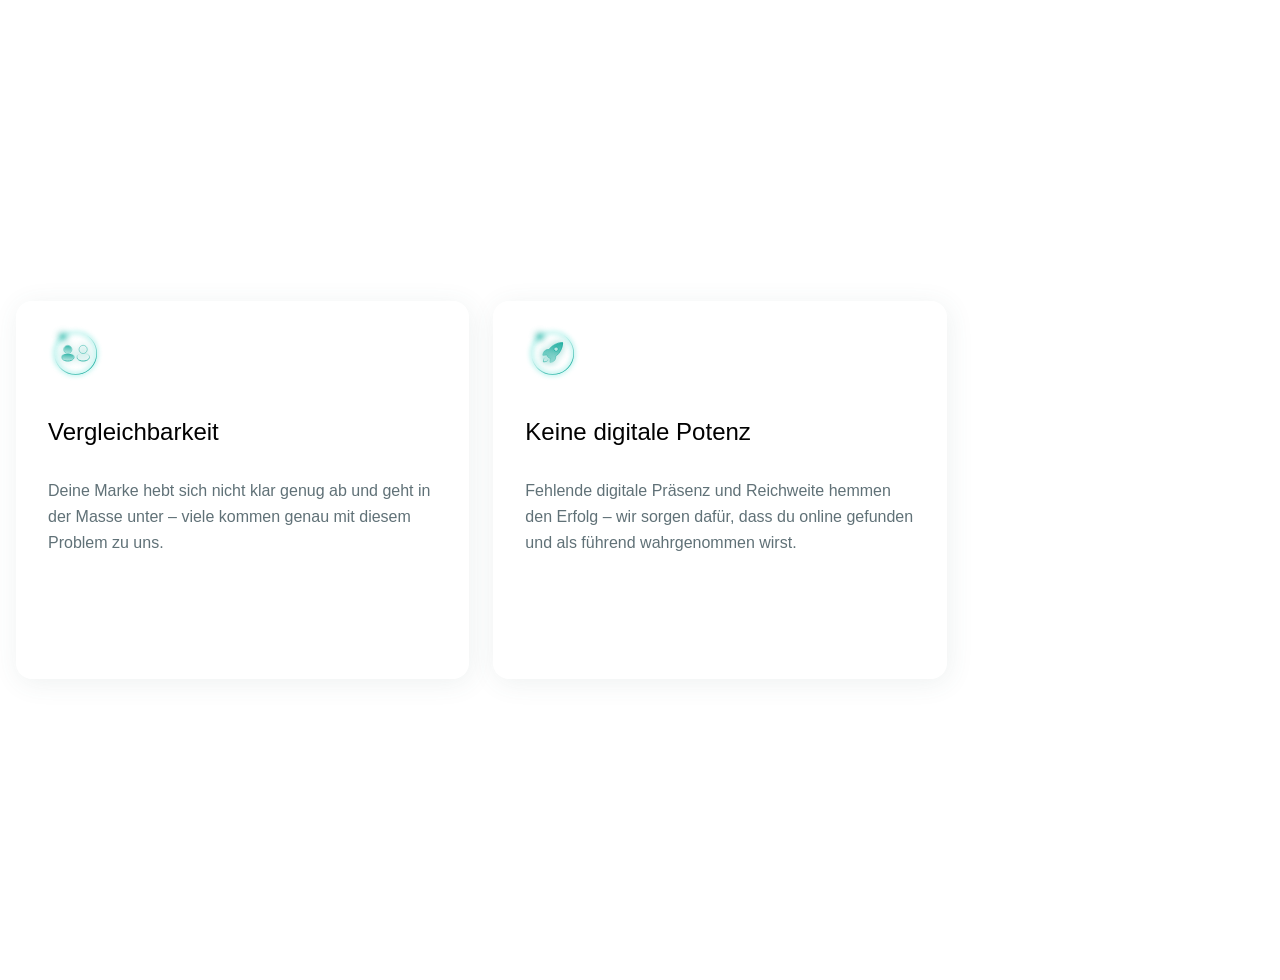
<file: index.html>
<!DOCTYPE html>
<html lang="en">
  <head>
    <meta charset="UTF-8" />
    <meta name="viewport" content="width=device-width, initial-scale=1.0" />
    <link rel="stylesheet" href="styles.css">
    <title>cards</title>
  </head>
  <body>
    <div class="container">
        <div class="cards-wrapper">
            <div class="card card1">
               <svg
                class="icon"
                viewBox="0 0 73 73"
                fill="none"
                xmlns="http://www.w3.org/2000/svg"
            >
                <g class="circle-group">
                <g filter="url(#filter0_f_1174_31327)">
                    <circle
                    cx="36"
                    cy="37"
                    r="27.2432"
                    stroke="#12D4C0"
                    stroke-width="1.51351"
                    />
                </g>
                <g opacity="0.52">
                    <g filter="url(#filter1_f_1174_31327)">
                    <circle cx="19.3519" cy="15.0541" r="6.05405" fill="#05A595" />
                    </g>
                    <g filter="url(#filter2_f_1174_31327)">
                    <circle cx="19.352" cy="15.0542" r="2.01802" fill="#05A595" />
                    </g>
                </g>
                <mask id="path-4-inside-1_1174_31327" fill="white">
                    <path
                    d="M29.2839 9.81739C35.5037 8.28067 42.0623 8.9234 47.8653 11.6383C53.6684 14.3533 58.3649 18.9762 61.1711 24.7356C63.9774 30.4951 64.7236 37.0427 63.2853 43.2859C61.847 49.5291 58.3112 55.0903 53.2678 59.0414C48.2245 62.9925 41.9787 65.0945 35.5727 64.9967C29.1667 64.899 22.988 62.6073 18.0676 58.5042C13.1472 54.401 9.78271 48.7346 8.5356 42.4504C7.28849 36.1662 8.23417 29.6444 11.2149 23.9732L12.0925 24.4345C9.21733 29.9048 8.30512 36.1957 9.50808 42.2574C10.711 48.3191 13.9564 53.7849 18.7026 57.7427C23.4488 61.7006 29.4087 63.9111 35.5879 64.0054C41.767 64.0997 47.7917 62.0721 52.6564 58.2609C57.5212 54.4497 60.9318 49.0855 62.3192 43.0633C63.7065 37.0412 62.9867 30.7254 60.2798 25.1699C57.573 19.6144 53.0428 15.1552 47.4452 12.5364C41.8476 9.91756 35.5212 9.29759 29.5217 10.7799L29.2839 9.81739Z"
                    />
                </mask>
                <path
                    d="M29.2839 9.81739C35.5037 8.28067 42.0623 8.9234 47.8653 11.6383C53.6684 14.3533 58.3649 18.9762 61.1711 24.7356C63.9774 30.4951 64.7236 37.0427 63.2853 43.2859C61.847 49.5291 58.3112 55.0903 53.2678 59.0414C48.2245 62.9925 41.9787 65.0945 35.5727 64.9967C29.1667 64.899 22.988 62.6073 18.0676 58.5042C13.1472 54.401 9.78271 48.7346 8.5356 42.4504C7.28849 36.1662 8.23417 29.6444 11.2149 23.9732L12.0925 24.4345C9.21733 29.9048 8.30512 36.1957 9.50808 42.2574C10.711 48.3191 13.9564 53.7849 18.7026 57.7427C23.4488 61.7006 29.4087 63.9111 35.5879 64.0054C41.767 64.0997 47.7917 62.0721 52.6564 58.2609C57.5212 54.4497 60.9318 49.0855 62.3192 43.0633C63.7065 37.0412 62.9867 30.7254 60.2798 25.1699C57.573 19.6144 53.0428 15.1552 47.4452 12.5364C41.8476 9.91756 35.5212 9.29759 29.5217 10.7799L29.2839 9.81739Z"
                    stroke="url(#paint0_linear_1174_31327)"
                    stroke-width="3"
                    mask="url(#path-4-inside-1_1174_31327)"
                />
                </g>
                <g filter="url(#filter3_f_1174_31327)">
                <path
                    d="M18.4309 39.2249L18.4312 39.2245C19.4427 37.9917 21.1425 37.1944 22.9001 37.1944H25.2715C24.05 37.0696 22.9019 36.5281 22.0259 35.652C21.0205 34.6466 20.4556 33.283 20.4556 31.8611C20.4556 30.4393 21.0205 29.0756 22.0259 28.0702C23.0313 27.0648 24.3949 26.5 25.8168 26.5C27.2386 26.5 28.6022 27.0648 29.6076 28.0702C30.613 29.0756 31.1779 30.4393 31.1779 31.8611C31.1779 33.283 30.613 34.6466 29.6076 35.652C28.7316 36.5281 27.5835 37.0696 26.362 37.1944H28.7334C30.4922 37.1944 32.192 37.9938 33.2014 39.2246C33.7192 39.8543 34.097 40.6529 34.1311 41.5567L34.1311 41.5571C34.1655 42.4869 33.8271 43.3784 33.1641 44.1358C31.6145 45.9097 29.1749 46.9444 25.8168 46.9444C22.4589 46.9444 20.0194 45.9098 18.4697 44.1362C17.8066 43.3788 17.4681 42.4872 17.5024 41.5573L18.4309 39.2249ZM18.4309 39.2249C17.9161 39.8535 17.5354 40.6521 17.5024 41.5571L18.4309 39.2249Z"
                    stroke="#05A595"
                />
                </g>
                <g filter="url(#filter4_f_1174_31327)">
                <path
                    d="M39.4309 39.2249L39.4312 39.2245C40.4427 37.9917 42.1425 37.1944 43.9001 37.1944H46.2715C45.05 37.0696 43.9019 36.5281 43.0259 35.652C42.0205 34.6466 41.4556 33.283 41.4556 31.8611C41.4556 30.4393 42.0205 29.0756 43.0259 28.0702C44.0313 27.0648 45.3949 26.5 46.8168 26.5C48.2386 26.5 49.6022 27.0648 50.6076 28.0702C51.613 29.0756 52.1779 30.4393 52.1779 31.8611C52.1779 33.283 51.613 34.6466 50.6076 35.652C49.7316 36.5281 48.5835 37.0696 47.362 37.1944H49.7334C51.4922 37.1944 53.192 37.9938 54.2014 39.2246C54.7192 39.8543 55.097 40.6529 55.1311 41.5567L55.1311 41.5571C55.1655 42.4869 54.8271 43.3784 54.1641 44.1358C52.6145 45.9097 50.1749 46.9444 46.8168 46.9444C43.4589 46.9444 41.0194 45.9098 39.4697 44.1362C38.8066 43.3788 38.4681 42.4872 38.5024 41.5573L39.4309 39.2249ZM39.4309 39.2249C38.9161 39.8535 38.5354 40.6521 38.5024 41.5571L39.4309 39.2249Z"
                    stroke="#05A595"
                />
                </g>
                <g class="man1">
                <path
                    fill-rule="evenodd"
                    clip-rule="evenodd"
                    d="M25.8172 27C24.5279 27 23.2915 27.5122 22.3798 28.4238C21.4682 29.3354 20.9561 30.5719 20.9561 31.8611C20.9561 33.1504 21.4682 34.3868 22.3798 35.2984C23.2915 36.2101 24.5279 36.7222 25.8172 36.7222C27.1064 36.7222 28.3429 36.2101 29.2545 35.2984C30.1661 34.3868 30.6783 33.1504 30.6783 31.8611C30.6783 30.5719 30.1661 29.3354 29.2545 28.4238C28.3429 27.5122 27.1064 27 25.8172 27Z"
                    fill="url(#paint1_linear_1174_31327)"
                />
                <path
                    fill-rule="evenodd"
                    clip-rule="evenodd"
                    d="M22.9001 37.6943C21.2833 37.6943 19.7287 38.4313 18.8177 39.5416C18.3559 40.1054 18.0302 40.8025 18.002 41.5754C17.9729 42.3649 18.2577 43.1349 18.8459 43.8067C20.277 45.4449 22.5627 46.4443 25.8168 46.4443C29.0708 46.4443 31.3565 45.4449 32.7876 43.8067C33.3758 43.1349 33.6606 42.3649 33.6315 41.5754C33.6023 40.8025 33.2786 40.1054 32.8148 39.5416C31.9058 38.4332 30.3512 37.6943 28.7334 37.6943H22.9001Z"
                    fill="url(#paint2_linear_1174_31327)"
                />
                </g>
                <path
                d="M18.4309 39.2248C17.9161 39.8534 17.4681 42.4869 18.4694 44.1357C20.019 45.9096 22.4586 46.9443 25.8168 46.9443C29.1747 46.9443 31.6143 45.9096 33.164 44.1357C34.097 43.3783 34.1655 42.4867 34.1311 41.5566C34.097 40.6527 33.7191 39.854 33.2012 39.2242C32.1918 37.9936 30.4921 37.1943 28.7334 37.1943H22.9001C21.1425 37.1943 19.4427 37.9916 18.4312 39.2244C18.4309 39.2248 18.4309 39.2248 18.4309 39.2248Z"
                stroke="url(#paint3_linear_1174_31327)"
                fill="none"
                />

                <path
                d="M25.8172 26.5C24.3953 26.5 23.0317 27.0648 22.0263 28.0702C21.0209 29.0756 20.4561 30.4393 20.4561 31.8611C20.4561 33.283 21.0209 34.6466 22.0263 35.652C23.0317 36.6574 24.3953 37.2222 25.8172 37.2222C27.239 37.2222 28.6026 36.6574 29.608 35.652C30.6134 34.6466 31.1783 33.283 31.1783 31.8611C31.1783 30.4393 30.6134 29.0756 29.608 28.0702C28.6026 27.0648 27.239 26.5 25.8172 26.5Z"
                stroke="#05A595"
                stroke-opacity="0.52"
                />
                <g class="man2">
                <path
                    fill-rule="evenodd"
                    clip-rule="evenodd"
                    d="M45.8172 27C44.5279 27 43.2915 27.5122 42.3798 28.4238C41.4682 29.3354 40.9561 30.5719 40.9561 31.8611C40.9561 33.1504 41.4682 34.3868 42.3798 35.2984C43.2915 36.2101 44.5279 36.7222 45.8172 36.7222C47.1064 36.7222 48.3429 36.2101 49.2545 35.2984C50.1661 34.3868 50.6783 33.1504 50.6783 31.8611C50.6783 30.5719 50.1661 29.3354 49.2545 28.4238C48.3429 27.5122 47.1064 27 45.8172 27Z"
                    fill="url(#paint4_linear_1174_31327)"
                />
                <path
                    fill-rule="evenodd"
                    clip-rule="evenodd"
                    d="M42.9001 37.6943C41.2833 37.6943 39.7287 38.4313 38.8177 39.5416C38.3559 40.1054 38.0302 40.8025 38.002 41.5754C37.9729 42.3649 38.2577 43.1349 38.8459 43.8067C40.277 45.4449 42.5627 46.4443 45.8168 46.4443C49.0708 46.4443 51.3565 45.4449 52.7876 43.8067C53.3758 43.1349 53.6606 42.3649 53.6315 41.5754C53.6023 40.8025 53.2786 40.1054 52.8148 39.5416C51.9058 38.4332 50.3512 37.6943 48.7334 37.6943H42.9001Z"
                    fill="url(#paint5_linear_1174_31327)"
                />
                </g>
                <path
                d="M38.4309 39.2248C37.9161 39.8534 37.4681 42.4869 38.4694 44.1357C40.019 45.9096 42.4586 46.9443 45.8168 46.9443C49.1747 46.9443 51.6143 45.9096 53.164 44.1357C54.097 43.3783 54.1655 42.4867 54.1311 41.5566C54.097 40.6527 53.7191 39.854 53.2012 39.2242C52.1918 37.9936 50.4921 37.1943 48.7334 37.1943H42.9001C41.1425 37.1943 39.4427 37.9916 38.4312 39.2244C38.4309 39.2248 38.4309 39.2248 38.4309 39.2248Z"
                stroke="url(#paint6_linear_1174_31327)"
                fill="none"
                />

                <path
                d="M45.8172 26.5C44.3953 26.5 43.0317 27.0648 42.0263 28.0702C41.0209 29.0756 40.4561 30.4393 40.4561 31.8611C40.4561 33.283 41.0209 34.6466 42.0263 35.652C43.0317 36.6574 44.3953 37.2222 45.8172 37.2222C47.239 37.2222 48.6026 36.6574 49.608 35.652C50.6134 34.6466 51.1783 33.283 51.1783 31.8611C51.1783 30.4393 50.6134 29.0756 49.608 28.0702C48.6026 27.0648 47.239 26.5 45.8172 26.5Z"
                stroke="#05A595"
                stroke-opacity="0.52"
                />
                <defs>
                <filter
                    id="filter0_f_1174_31327"
                    x="0.432433"
                    y="1.43243"
                    width="71.1351"
                    height="71.1351"
                    filterUnits="userSpaceOnUse"
                    color-interpolation-filters="sRGB"
                >
                    <feFlood flood-opacity="0" result="BackgroundImageFix" />
                    <feBlend
                    mode="normal"
                    in="SourceGraphic"
                    in2="BackgroundImageFix"
                    result="shape"
                    />
                    <feGaussianBlur
                    stdDeviation="3.78378"
                    result="effect1_foregroundBlur_1174_31327"
                    />
                </filter>
                <filter
                    id="filter1_f_1174_31327"
                    x="5.0492"
                    y="0.751352"
                    width="28.6052"
                    height="28.6054"
                    filterUnits="userSpaceOnUse"
                    color-interpolation-filters="sRGB"
                >
                    <feFlood flood-opacity="0" result="BackgroundImageFix" />
                    <feBlend
                    mode="normal"
                    in="SourceGraphic"
                    in2="BackgroundImageFix"
                    result="shape"
                    />
                    <feGaussianBlur
                    stdDeviation="4.12432"
                    result="effect1_foregroundBlur_1174_31327"
                    />
                </filter>
                <filter
                    id="filter2_f_1174_31327"
                    x="13.4745"
                    y="9.17667"
                    width="11.7551"
                    height="11.7551"
                    filterUnits="userSpaceOnUse"
                    color-interpolation-filters="sRGB"
                >
                    <feFlood flood-opacity="0" result="BackgroundImageFix" />
                    <feBlend
                    mode="normal"
                    in="SourceGraphic"
                    in2="BackgroundImageFix"
                    result="shape"
                    />
                    <feGaussianBlur
                    stdDeviation="1.92973"
                    result="effect1_foregroundBlur_1174_31327"
                    />
                </filter>
                <filter
                    id="filter3_f_1174_31327"
                    x="7.6"
                    y="16.6"
                    width="36.4333"
                    height="40.2443"
                    filterUnits="userSpaceOnUse"
                    color-interpolation-filters="sRGB"
                >
                    <feFlood flood-opacity="0" result="BackgroundImageFix" />
                    <feBlend
                    mode="normal"
                    in="SourceGraphic"
                    in2="BackgroundImageFix"
                    result="shape"
                    />
                    <feGaussianBlur
                    stdDeviation="4.7"
                    result="effect1_foregroundBlur_1174_31327"
                    />
                </filter>
                <filter
                    id="filter4_f_1174_31327"
                    x="28.6"
                    y="16.6"
                    width="36.4333"
                    height="40.2443"
                    filterUnits="userSpaceOnUse"
                    color-interpolation-filters="sRGB"
                >
                    <feFlood flood-opacity="0" result="BackgroundImageFix" />
                    <feBlend
                    mode="normal"
                    in="SourceGraphic"
                    in2="BackgroundImageFix"
                    result="shape"
                    />
                    <feGaussianBlur
                    stdDeviation="4.7"
                    result="effect1_foregroundBlur_1174_31327"
                    />
                </filter>
                <linearGradient
                    id="paint0_linear_1174_31327"
                    x1="30.7027"
                    y1="27.1622"
                    x2="56.4324"
                    y2="62.7297"
                    gradientUnits="userSpaceOnUse"
                >
                    <stop stop-color="#05A595" stop-opacity="0.01" />
                    <stop offset="1" stop-color="#05A595" />
                </linearGradient>
                <linearGradient
                    id="paint1_linear_1174_31327"
                    x1="27.1749"
                    y1="24"
                    x2="24.9503"
                    y2="44.8774"
                    gradientUnits="userSpaceOnUse"
                >
                    <stop stop-color="#05A595" />
                    <stop offset="1" stop-color="white" stop-opacity="0.49" />
                </linearGradient>
                <linearGradient
                    id="paint2_linear_1174_31327"
                    x1="28"
                    y1="34.9943"
                    x2="26.8707"
                    y2="53.93"
                    gradientUnits="userSpaceOnUse"
                >
                    <stop stop-color="#05A595" />
                    <stop offset="1" stop-color="white" stop-opacity="0.49" />
                </linearGradient>
                <linearGradient
                    id="paint3_linear_1174_31327"
                    x1="16.5"
                    y1="37.4999"
                    x2="17.2466"
                    y2="47.4453"
                    gradientUnits="userSpaceOnUse"
                >
                    <stop stop-color="#05A595" stop-opacity="0" />
                    <stop offset="1" stop-color="#05A595" />
                </linearGradient>
                <linearGradient
                    id="paint4_linear_1174_31327"
                    x1="47.1749"
                    y1="24"
                    x2="44.9503"
                    y2="44.8774"
                    gradientUnits="userSpaceOnUse"
                >
                    <stop stop-color="#05A595" />
                    <stop offset="1" stop-color="white" stop-opacity="0.49" />
                </linearGradient>
                <linearGradient
                    id="paint5_linear_1174_31327"
                    x1="48"
                    y1="34.9943"
                    x2="46.8707"
                    y2="53.93"
                    gradientUnits="userSpaceOnUse"
                >
                    <stop stop-color="#05A595" />
                    <stop offset="1" stop-color="white" stop-opacity="0.49" />
                </linearGradient>
                <linearGradient
                    id="paint6_linear_1174_31327"
                    x1="36.5"
                    y1="37.4999"
                    x2="37.2466"
                    y2="47.4453"
                    gradientUnits="userSpaceOnUse"
                >
                    <stop stop-color="#05A595" stop-opacity="0" />
                    <stop offset="1" stop-color="#05A595" />
                </linearGradient>
                </defs>
            </svg>
            <h4 class="card-title">Vergleichbarkeit</h4>
            <p class="card-text">Deine Marke hebt sich nicht klar genug ab und geht in der Masse unter – viele kommen genau mit diesem Problem zu uns.   </p>
            </div>
             <div class="card card2">
               <svg
        class="icon"
        viewBox="0 0 73 73"
        fill="none"
        xmlns="http://www.w3.org/2000/svg"
      >
        <g class="circle-group">
          <g filter="url(#filter0_f_1174_31327)">
            <circle
              cx="36"
              cy="37"
              r="27.2432"
              stroke="#12D4C0"
              stroke-width="1.51351"
            />
          </g>
          <g opacity="0.52">
            <g filter="url(#filter1_f_1174_31327)">
              <circle cx="19.3519" cy="15.0541" r="6.05405" fill="#05A595" />
            </g>
            <g filter="url(#filter2_f_1174_31327)">
              <circle cx="19.352" cy="15.0542" r="2.01802" fill="#05A595" />
            </g>
          </g>
          <mask id="path-4-inside-1_1174_31327" fill="white">
            <path
              d="M29.2839 9.81739C35.5037 8.28067 42.0623 8.9234 47.8653 11.6383C53.6684 14.3533 58.3649 18.9762 61.1711 24.7356C63.9774 30.4951 64.7236 37.0427 63.2853 43.2859C61.847 49.5291 58.3112 55.0903 53.2678 59.0414C48.2245 62.9925 41.9787 65.0945 35.5727 64.9967C29.1667 64.899 22.988 62.6073 18.0676 58.5042C13.1472 54.401 9.78271 48.7346 8.5356 42.4504C7.28849 36.1662 8.23417 29.6444 11.2149 23.9732L12.0925 24.4345C9.21733 29.9048 8.30512 36.1957 9.50808 42.2574C10.711 48.3191 13.9564 53.7849 18.7026 57.7427C23.4488 61.7006 29.4087 63.9111 35.5879 64.0054C41.767 64.0997 47.7917 62.0721 52.6564 58.2609C57.5212 54.4497 60.9318 49.0855 62.3192 43.0633C63.7065 37.0412 62.9867 30.7254 60.2798 25.1699C57.573 19.6144 53.0428 15.1552 47.4452 12.5364C41.8476 9.91756 35.5212 9.29759 29.5217 10.7799L29.2839 9.81739Z"
            />
          </mask>
          <path
            d="M29.2839 9.81739C35.5037 8.28067 42.0623 8.9234 47.8653 11.6383C53.6684 14.3533 58.3649 18.9762 61.1711 24.7356C63.9774 30.4951 64.7236 37.0427 63.2853 43.2859C61.847 49.5291 58.3112 55.0903 53.2678 59.0414C48.2245 62.9925 41.9787 65.0945 35.5727 64.9967C29.1667 64.899 22.988 62.6073 18.0676 58.5042C13.1472 54.401 9.78271 48.7346 8.5356 42.4504C7.28849 36.1662 8.23417 29.6444 11.2149 23.9732L12.0925 24.4345C9.21733 29.9048 8.30512 36.1957 9.50808 42.2574C10.711 48.3191 13.9564 53.7849 18.7026 57.7427C23.4488 61.7006 29.4087 63.9111 35.5879 64.0054C41.767 64.0997 47.7917 62.0721 52.6564 58.2609C57.5212 54.4497 60.9318 49.0855 62.3192 43.0633C63.7065 37.0412 62.9867 30.7254 60.2798 25.1699C57.573 19.6144 53.0428 15.1552 47.4452 12.5364C41.8476 9.91756 35.5212 9.29759 29.5217 10.7799L29.2839 9.81739Z"
            stroke="url(#paint0_linear_1174_31327)"
            stroke-width="3"
            mask="url(#path-4-inside-1_1174_31327)"
          />
        </g>
        <g class="rocket" transform="translate(22, 22)">
          <path
            fill="url(#paint0_linear_4002_2135)"
            fill-rule="evenodd"
            clip-rule="evenodd"
            d="M26.8633 1.36321C26.8527 1.31192 26.8276 1.26473 26.7911 1.22719C26.7545 1.18966 26.708 1.16334 26.657 1.15134C23.2583 0.320086 15.407 3.28196 11.1489 7.53696C10.39 8.28964 9.69807 9.10689 9.08079 9.97946C7.76829 9.86071 6.45579 9.96071 5.33829 10.4482C2.18267 11.8357 1.26454 15.4595 1.00829 17.0151C0.994409 17.1003 1.00034 17.1876 1.02562 17.2702C1.05091 17.3528 1.09487 17.4284 1.1541 17.4913C1.21332 17.5541 1.28623 17.6025 1.36716 17.6326C1.44809 17.6628 1.53488 17.6739 1.62079 17.6651L6.68767 17.1088C6.69114 17.491 6.71409 17.8728 6.75642 18.2526C6.78286 18.5151 6.9 18.7602 7.08767 18.9457L9.04954 20.9076C9.23519 21.0954 9.48054 21.2125 9.74329 21.2388C10.1208 21.2809 10.5003 21.3039 10.8802 21.3076L10.3245 26.3701C10.3159 26.4559 10.327 26.5425 10.3572 26.6233C10.3873 26.7041 10.4357 26.7769 10.4984 26.8361C10.5612 26.8952 10.6367 26.9391 10.7192 26.9644C10.8016 26.9897 10.8888 26.9957 10.9739 26.982C12.5302 26.732 16.1614 25.8138 17.5408 22.6588C18.0283 21.5401 18.1283 20.2345 18.0158 18.9282C18.8909 18.3115 19.7105 17.6195 20.4652 16.8601C24.7389 12.6101 27.682 4.93134 26.8633 1.36321ZM16.6664 11.3545C16.2931 10.9813 16.0389 10.5057 15.9359 9.98803C15.8328 9.47032 15.8857 8.93369 16.0876 8.44601C16.2896 7.95832 16.6317 7.54148 17.0705 7.24821C17.5094 6.95494 18.0254 6.7984 18.5533 6.7984C19.0811 6.7984 19.5971 6.95494 20.036 7.24821C20.4749 7.54148 20.817 7.95832 21.019 8.44601C21.2209 8.93369 21.2737 9.47032 21.1707 9.98803C21.0677 10.5057 20.8135 10.9813 20.4402 11.3545C20.1926 11.6026 19.8985 11.7994 19.5747 11.9338C19.2509 12.0681 18.9038 12.1372 18.5533 12.1372C18.2028 12.1372 17.8557 12.0681 17.5319 11.9338C17.2081 11.7994 16.914 11.6026 16.6664 11.3545Z"
            stroke="url(#paint1_linear_4002_2135)"
            stroke-linecap="round"
            stroke-linejoin="round"
          />
          <defs>
            <linearGradient
              id="paint0_linear_4002_2135"
              x1="17.6315"
              y1="-7.00482"
              x2="11.6921"
              y2="48.781"
              gradientUnits="userSpaceOnUse"
            >
              <stop stop-color="#05A595" />
              <stop offset="1" stop-color="white" stop-opacity="0.49" />
            </linearGradient>
            <linearGradient
              id="paint1_linear_4002_2135"
              x1="-1.3613e-07"
              y1="30"
              x2="25"
              y2="-1.00001"
              gradientUnits="userSpaceOnUse"
            >
              <stop stop-color="#05A595" stop-opacity="0" />
              <stop offset="1" stop-color="#05A595" />
            </linearGradient>
          </defs>
        </g>
        <g class="rocket2" transform="translate(22, 22)">
          <path
            fill="url(#paint0_linear_4002_2135)"
            fill-rule="evenodd"
            clip-rule="evenodd"
            d="M26.8633 1.36321C26.8527 1.31192 26.8276 1.26473 26.7911 1.22719C26.7545 1.18966 26.708 1.16334 26.657 1.15134C23.2583 0.320086 15.407 3.28196 11.1489 7.53696C10.39 8.28964 9.69807 9.10689 9.08079 9.97946C7.76829 9.86071 6.45579 9.96071 5.33829 10.4482C2.18267 11.8357 1.26454 15.4595 1.00829 17.0151C0.994409 17.1003 1.00034 17.1876 1.02562 17.2702C1.05091 17.3528 1.09487 17.4284 1.1541 17.4913C1.21332 17.5541 1.28623 17.6025 1.36716 17.6326C1.44809 17.6628 1.53488 17.6739 1.62079 17.6651L6.68767 17.1088C6.69114 17.491 6.71409 17.8728 6.75642 18.2526C6.78286 18.5151 6.9 18.7602 7.08767 18.9457L9.04954 20.9076C9.23519 21.0954 9.48054 21.2125 9.74329 21.2388C10.1208 21.2809 10.5003 21.3039 10.8802 21.3076L10.3245 26.3701C10.3159 26.4559 10.327 26.5425 10.3572 26.6233C10.3873 26.7041 10.4357 26.7769 10.4984 26.8361C10.5612 26.8952 10.6367 26.9391 10.7192 26.9644C10.8016 26.9897 10.8888 26.9957 10.9739 26.982C12.5302 26.732 16.1614 25.8138 17.5408 22.6588C18.0283 21.5401 18.1283 20.2345 18.0158 18.9282C18.8909 18.3115 19.7105 17.6195 20.4652 16.8601C24.7389 12.6101 27.682 4.93134 26.8633 1.36321ZM16.6664 11.3545C16.2931 10.9813 16.0389 10.5057 15.9359 9.98803C15.8328 9.47032 15.8857 8.93369 16.0876 8.44601C16.2896 7.95832 16.6317 7.54148 17.0705 7.24821C17.5094 6.95494 18.0254 6.7984 18.5533 6.7984C19.0811 6.7984 19.5971 6.95494 20.036 7.24821C20.4749 7.54148 20.817 7.95832 21.019 8.44601C21.2209 8.93369 21.2737 9.47032 21.1707 9.98803C21.0677 10.5057 20.8135 10.9813 20.4402 11.3545C20.1926 11.6026 19.8985 11.7994 19.5747 11.9338C19.2509 12.0681 18.9038 12.1372 18.5533 12.1372C18.2028 12.1372 17.8557 12.0681 17.5319 11.9338C17.2081 11.7994 16.914 11.6026 16.6664 11.3545Z"
            stroke="url(#paint1_linear_4002_2135)"
            stroke-linecap="round"
            stroke-linejoin="round"
          />
          <defs>
            <linearGradient
              id="paint0_linear_4002_2135"
              x1="17.6315"
              y1="-7.00482"
              x2="11.6921"
              y2="48.781"
              gradientUnits="userSpaceOnUse"
            >
              <stop stop-color="#05A595" />
              <stop offset="1" stop-color="white" stop-opacity="0.49" />
            </linearGradient>
            <linearGradient
              id="paint1_linear_4002_2135"
              x1="-1.3613e-07"
              y1="30"
              x2="25"
              y2="-1.00001"
              gradientUnits="userSpaceOnUse"
            >
              <stop stop-color="#05A595" stop-opacity="0" />
              <stop offset="1" stop-color="#05A595" />
            </linearGradient>
          </defs>
        </g>
        <g class="rocket-tail" transform="translate(23, 41)">
          <path
            fill-rule="evenodd"
            clip-rule="evenodd"
            d="M3.8525 1C3.22945 1.07648 2.6498 1.35893 2.20563 1.8025C1.10438 2.9075 1 7 1 7C1 7 5.095 6.89563 6.19687 5.79313C6.64224 5.34965 6.92517 4.76903 7 4.145"
            stroke="url(#paint0_linear_4002_2136)"
            stroke-linecap="round"
            stroke-linejoin="round"
          />
          <defs>
            <linearGradient
              id="paint0_linear_4002_2136"
              x1="2.5"
              y1="0.499999"
              x2="-0.438964"
              y2="8.63015"
              gradientUnits="userSpaceOnUse"
            >
              <stop stop-color="#05A595" stop-opacity="0" />
              <stop offset="1" stop-color="#05A595" />
            </linearGradient>
          </defs>
        </g>
        <g filter="url(#filter0_f_4002_2131)" transform="translate(16, 16)">
          <path
            d="M32.8633 7.36321C32.8527 7.31192 32.8276 7.26473 32.7911 7.22719C32.7545 7.18966 32.708 7.16334 32.657 7.15134C29.2583 6.32009 21.407 9.28196 17.1489 13.537C16.39 14.2896 15.6981 15.1069 15.0808 15.9795C13.7683 15.8607 12.4558 15.9607 11.3383 16.4482C8.18267 17.8357 7.26454 21.4595 7.00829 23.0151C6.99441 23.1003 7.00034 23.1876 7.02562 23.2702C7.05091 23.3528 7.09487 23.4284 7.1541 23.4913C7.21332 23.5541 7.28623 23.6025 7.36716 23.6326C7.44809 23.6628 7.53488 23.6739 7.62079 23.6651L12.6877 23.1088C12.6911 23.491 12.7141 23.8728 12.7564 24.2526C12.7829 24.5151 12.9 24.7602 13.0877 24.9457L15.0495 26.9076C15.2352 27.0954 15.4805 27.2125 15.7433 27.2388C16.1208 27.2809 16.5003 27.3039 16.8802 27.3076L16.3245 32.3701C16.3159 32.4559 16.327 32.5425 16.3572 32.6233C16.3873 32.7041 16.4357 32.7769 16.4984 32.8361C16.5612 32.8952 16.6367 32.9391 16.7192 32.9644C16.8016 32.9897 16.8888 32.9957 16.9739 32.982C18.5302 32.732 22.1614 31.8138 23.5408 28.6588C24.0283 27.5401 24.1283 26.2345 24.0158 24.9282C24.8909 24.3115 25.7105 23.6195 26.4652 22.8601C30.7389 18.6101 33.682 10.9313 32.8633 7.36321ZM22.6664 17.3545C22.2931 16.9813 22.0389 16.5057 21.9359 15.988C21.8328 15.4703 21.8857 14.9337 22.0876 14.446C22.2896 13.9583 22.6317 13.5415 23.0705 13.2482C23.5094 12.9549 24.0254 12.7984 24.5533 12.7984C25.0811 12.7984 25.5971 12.9549 26.036 13.2482C26.4749 13.5415 26.817 13.9583 27.019 14.446C27.2209 14.9337 27.2737 15.4703 27.1707 15.988C27.0677 16.5057 26.8135 16.9813 26.4402 17.3545C26.1926 17.6026 25.8985 17.7994 25.5747 17.9338C25.2509 18.0681 24.9038 18.1372 24.5533 18.1372C24.2028 18.1372 23.8557 18.0681 23.5319 17.9338C23.2081 17.7994 22.914 17.6026 22.6664 17.3545Z"
            stroke="#05A595"
            stroke-width="1.5"
            stroke-linecap="round"
            stroke-linejoin="round"
          />
          <path
            d="M10.8525 26C10.2294 26.0765 9.6498 26.3589 9.20563 26.8025C8.10438 27.9075 8 32 8 32C8 32 12.095 31.8956 13.1969 30.7931C13.6422 30.3496 13.9252 29.769 14 29.145"
            stroke="#05A595"
            stroke-width="1.5"
            stroke-linecap="round"
            stroke-linejoin="round"
          />
        </g>
        <defs>
          <filter
            id="filter0_f_4002_2131"
            x="-5.4"
            y="-5.4"
            width="50.8"
            height="50.8"
            filterUnits="userSpaceOnUse"
            color-interpolation-filters="sRGB"
          >
            <feFlood flood-opacity="0" result="BackgroundImageFix" />
            <feBlend
              mode="normal"
              in="SourceGraphic"
              in2="BackgroundImageFix"
              result="shape"
            />
            <feGaussianBlur
              stdDeviation="4.7"
              result="effect1_foregroundBlur_4002_2131"
            />
          </filter>
          <filter
            id="filter0_f_1174_31327"
            x="0.432433"
            y="1.43243"
            width="71.1351"
            height="71.1351"
            filterUnits="userSpaceOnUse"
            color-interpolation-filters="sRGB"
          >
            <feFlood flood-opacity="0" result="BackgroundImageFix" />
            <feBlend
              mode="normal"
              in="SourceGraphic"
              in2="BackgroundImageFix"
              result="shape"
            />
            <feGaussianBlur
              stdDeviation="3.78378"
              result="effect1_foregroundBlur_1174_31327"
            />
          </filter>
          <filter
            id="filter1_f_1174_31327"
            x="5.0492"
            y="0.751352"
            width="28.6052"
            height="28.6054"
            filterUnits="userSpaceOnUse"
            color-interpolation-filters="sRGB"
          >
            <feFlood flood-opacity="0" result="BackgroundImageFix" />
            <feBlend
              mode="normal"
              in="SourceGraphic"
              in2="BackgroundImageFix"
              result="shape"
            />
            <feGaussianBlur
              stdDeviation="4.12432"
              result="effect1_foregroundBlur_1174_31327"
            />
          </filter>
          <filter
            id="filter2_f_1174_31327"
            x="13.4745"
            y="9.17667"
            width="11.7551"
            height="11.7551"
            filterUnits="userSpaceOnUse"
            color-interpolation-filters="sRGB"
          >
            <feFlood flood-opacity="0" result="BackgroundImageFix" />
            <feBlend
              mode="normal"
              in="SourceGraphic"
              in2="BackgroundImageFix"
              result="shape"
            />
            <feGaussianBlur
              stdDeviation="1.92973"
              result="effect1_foregroundBlur_1174_31327"
            />
          </filter>
          <filter
            id="filter3_f_1174_31327"
            x="7.6"
            y="16.6"
            width="36.4333"
            height="40.2443"
            filterUnits="userSpaceOnUse"
            color-interpolation-filters="sRGB"
          >
            <feFlood flood-opacity="0" result="BackgroundImageFix" />
            <feBlend
              mode="normal"
              in="SourceGraphic"
              in2="BackgroundImageFix"
              result="shape"
            />
            <feGaussianBlur
              stdDeviation="4.7"
              result="effect1_foregroundBlur_1174_31327"
            />
          </filter>
          <filter
            id="filter4_f_1174_31327"
            x="28.6"
            y="16.6"
            width="36.4333"
            height="40.2443"
            filterUnits="userSpaceOnUse"
            color-interpolation-filters="sRGB"
          >
            <feFlood flood-opacity="0" result="BackgroundImageFix" />
            <feBlend
              mode="normal"
              in="SourceGraphic"
              in2="BackgroundImageFix"
              result="shape"
            />
            <feGaussianBlur
              stdDeviation="4.7"
              result="effect1_foregroundBlur_1174_31327"
            />
          </filter>
          <linearGradient
            id="paint0_linear_1174_31327"
            x1="30.7027"
            y1="27.1622"
            x2="56.4324"
            y2="62.7297"
            gradientUnits="userSpaceOnUse"
          >
            <stop stop-color="#05A595" stop-opacity="0.01" />
            <stop offset="1" stop-color="#05A595" />
          </linearGradient>
          <linearGradient
            id="paint1_linear_1174_31327"
            x1="27.1749"
            y1="24"
            x2="24.9503"
            y2="44.8774"
            gradientUnits="userSpaceOnUse"
          >
            <stop stop-color="#05A595" />
            <stop offset="1" stop-color="white" stop-opacity="0.49" />
          </linearGradient>
          <linearGradient
            id="paint2_linear_1174_31327"
            x1="28"
            y1="34.9943"
            x2="26.8707"
            y2="53.93"
            gradientUnits="userSpaceOnUse"
          >
            <stop stop-color="#05A595" />
            <stop offset="1" stop-color="white" stop-opacity="0.49" />
          </linearGradient>
          <linearGradient
            id="paint3_linear_1174_31327"
            x1="16.5"
            y1="37.4999"
            x2="17.2466"
            y2="47.4453"
            gradientUnits="userSpaceOnUse"
          >
            <stop stop-color="#05A595" stop-opacity="0" />
            <stop offset="1" stop-color="#05A595" />
          </linearGradient>
          <linearGradient
            id="paint4_linear_1174_31327"
            x1="47.1749"
            y1="24"
            x2="44.9503"
            y2="44.8774"
            gradientUnits="userSpaceOnUse"
          >
            <stop stop-color="#05A595" />
            <stop offset="1" stop-color="white" stop-opacity="0.49" />
          </linearGradient>
          <linearGradient
            id="paint5_linear_1174_31327"
            x1="48"
            y1="34.9943"
            x2="46.8707"
            y2="53.93"
            gradientUnits="userSpaceOnUse"
          >
            <stop stop-color="#05A595" />
            <stop offset="1" stop-color="white" stop-opacity="0.49" />
          </linearGradient>
          <linearGradient
            id="paint6_linear_1174_31327"
            x1="36.5"
            y1="37.4999"
            x2="37.2466"
            y2="47.4453"
            gradientUnits="userSpaceOnUse"
          >
            <stop stop-color="#05A595" stop-opacity="0" />
            <stop offset="1" stop-color="#05A595" />
          </linearGradient>
        </defs>
      </svg>
            <h4 class="card-title">Keine digitale Potenz</h4>
            <p class="card-text">Fehlende digitale Präsenz und Reichweite hemmen den Erfolg – wir sorgen dafür, dass du online gefunden und als führend wahrgenommen wirst.</p>
            </div>
        </div>
        
      
    </div>
  </body>
</html>
</file>
<file: styles.css>
body {
        margin: 0;
        padding: 40px 0;
        background-color: white;
        display: flex;
        align-items: center;
        justify-content: center;
        height: 100svh;
        font-family: Tahoma, sans-serif;
      }
      .wrap {
        position: relative;
        max-width: 620px;
        display: flex;
        flex-direction: column;
        gap: 32px;
      }

      
.container {
    width: 100%;
    margin: 0 auto;
    padding: 0 16px;

    @media screen and (min-width: 480px) {
        max-width: 480px;
    }

    @media screen and (min-width: 768px) {
        max-width: 768px;
    }

    @media screen and (min-width: 1280px) {
        max-width: 1280px;
    }
    }

      .icon {
        cursor: pointer;
        width: 56px;
        height: 56px;
      }

      .circle-group {
        transform-origin: center;
        animation: none;
        transition: all 1s ease-in-out;
      }

      .man2 {
        opacity: 0;
      }

      .man2,
      .man1 {
        transition: all 0.4s ease-in-out;
      }

      .card:hover .circle-group {
        transform: rotate(400deg);
      }

      .card1:hover .man1 {
        opacity: 0;
      }

      .card1:hover .man2 {
        opacity: 1;
      }

      .cards-wrapper{
        display: flex;
        flex-direction: column;
        gap: 24px;

          @media screen and (min-width: 768px) {        
        flex-direction: row;
    }

      }
      

      .rocket {
        fill: linear-gradient(9deg, #05a595 0%, rgba(255, 255, 255, 0.49) 100%);
      }

      .rocket2 {
        display: none;
      }
      .card2:hover .rocket {
        animation: rocket-takeoff 1.2s ease-in-out forwards;
      }

      .card2:hover .rocket-tail {
        animation: rocket-tail 1.5s ease-in-out forwards;
      }

      .card2:hover .rocket2 {
        animation: rocket-arrival 1.3s ease-in-out forwards;
        display: block;
      }

      @keyframes rocket-takeoff {
        0% {
          transform: translate(22px, 22px);
        }
        50% {
          transform: translate(15px, 27px);
        }
        100% {
          transform: translate(100vh, -100vh);
        }
      }

      @keyframes rocket-tail {
        0% {
          transform: translate(23px, 41px);
        }
        50% {
          transform: translate(-100vh, 100vh);
        }
        100% {
          transform: translate(23px, 41px);
        }
      }

      @keyframes rocket-arrival {
        0% {
          transform: translate(-100vh, 100vh);
        }
        100% {
          transform: translate(22px, 22px);
        }
      }

      .card{
        cursor: pointer;
        border: 1.50px solid var(--stroke);
        border-radius: 16px;
        padding: 24px 32px;
        height: 330px;
        backdrop-filter: blur(17.405092239379883px);
        box-shadow: inset 0 0 40px 0 rgba(255, 255, 255, 0.12), 2px 4px 27px 0 rgba(62, 100, 97, 0.09);

          @media screen and (min-width: 768px) {        
        width: calc((100% - 80px) / 3);
    }
        
      }

      .card-title{
        font-weight: 500;
    font-size: 24px;
    line-height: 123%;
    color: #010101;
      }

      .card-text{
        font-weight: 400;
        font-size: 16px;
        line-height: 160%;
        color: #607177;
      }
</file>
